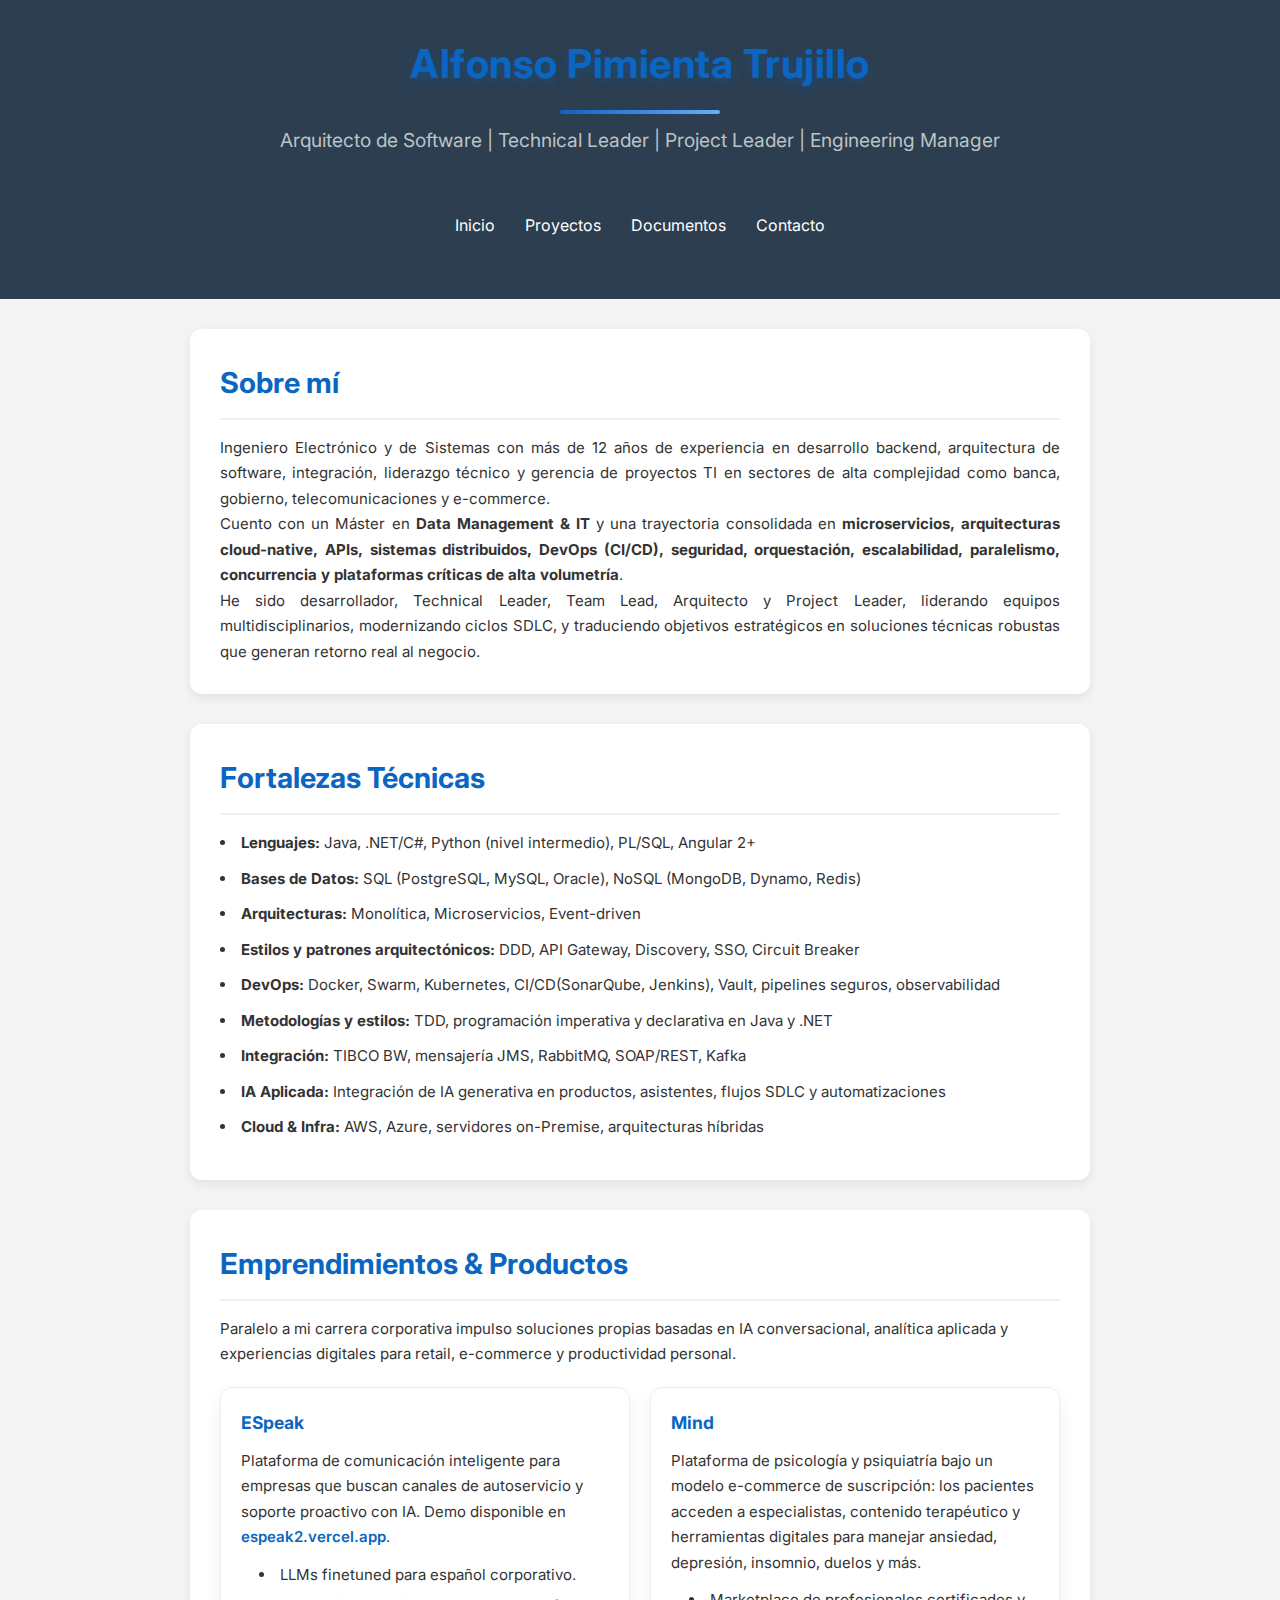
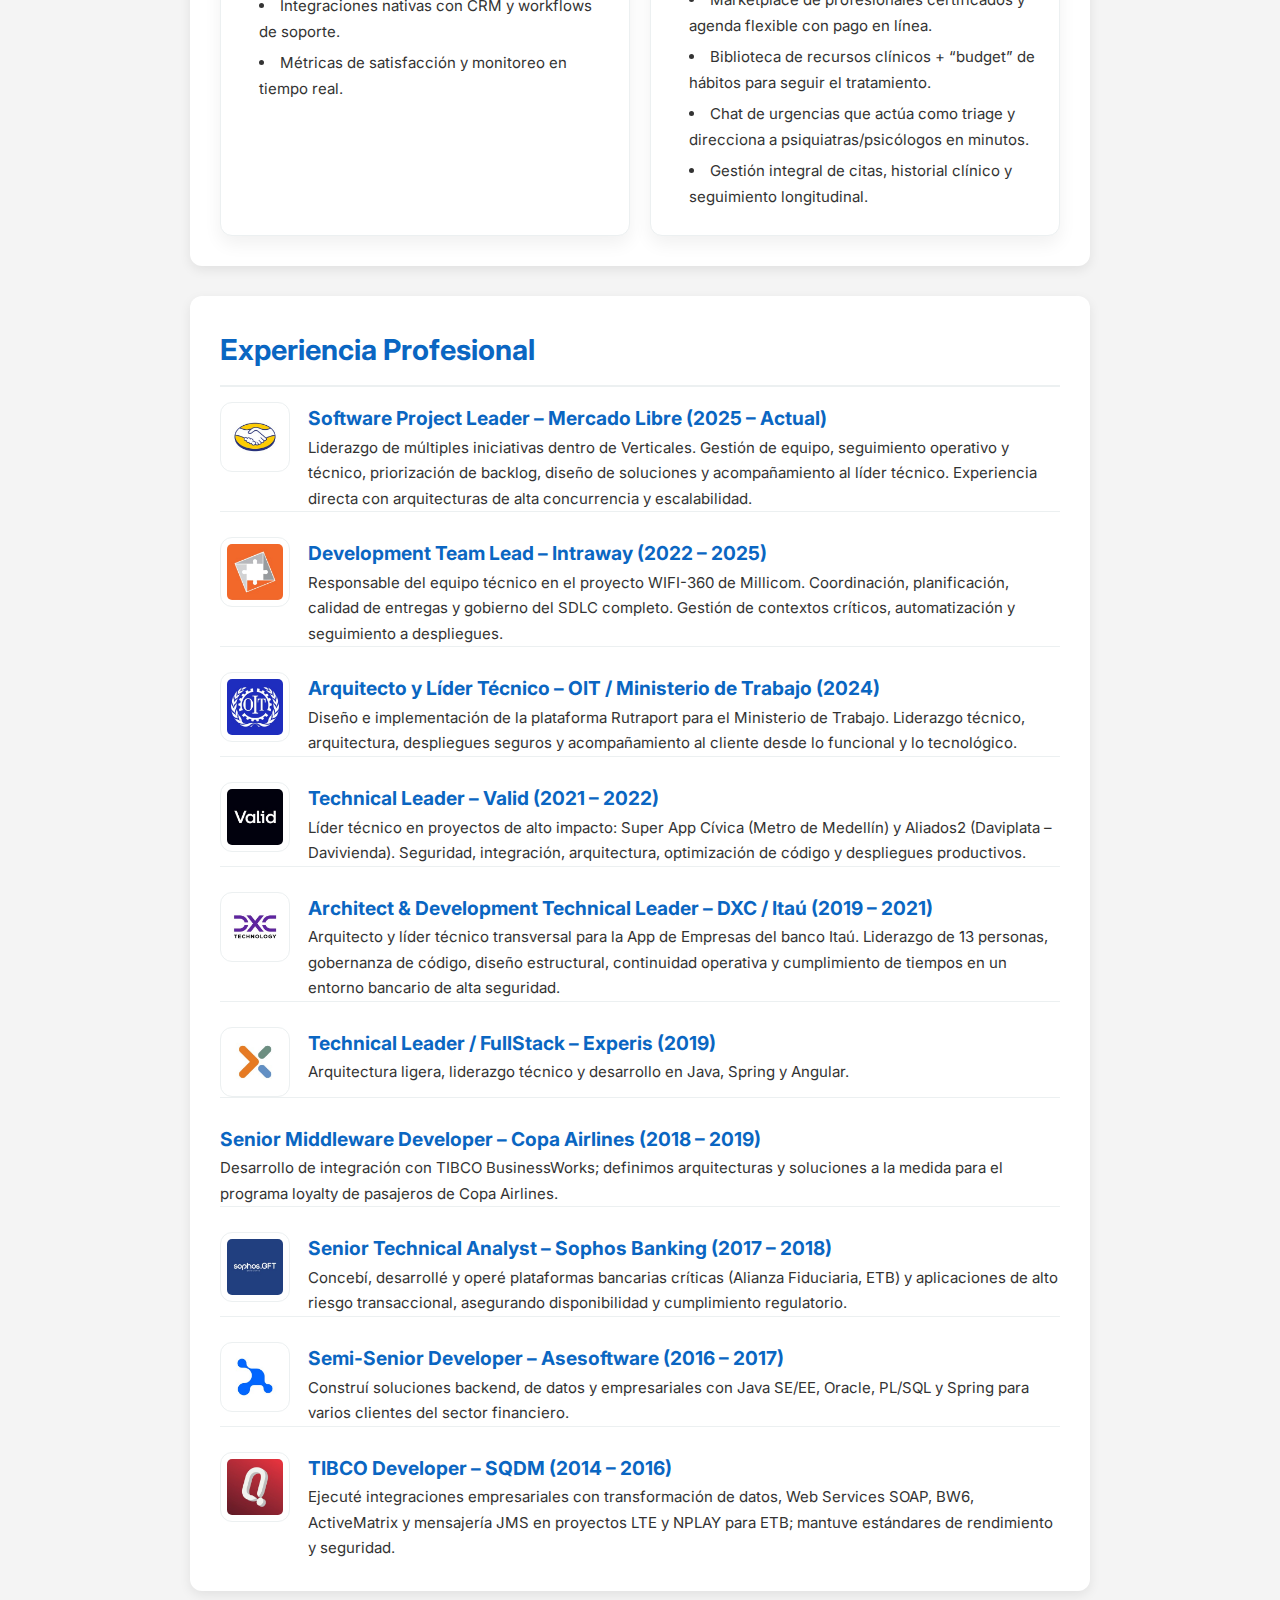
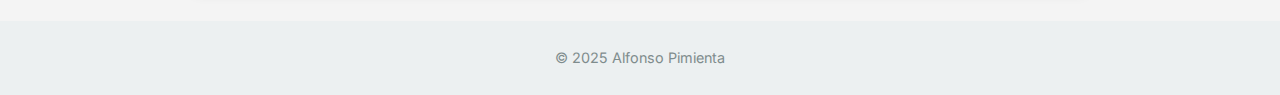
<file: index.html>
<!DOCTYPE html>
<html lang="es">
<head>
    <meta charset="UTF-8">
    <meta name="viewport" content="width=device-width, initial-scale=1.0">
    <title>Alfonso Pimienta – Arquitectura, Ingeniería y Soluciones con IA</title>
    <link rel="stylesheet" href="style.css">
</head>

<body class="home-page">

<div class="page-content">

<header>
    <h1>Alfonso Pimienta Trujillo</h1>
    <p>Arquitecto de Software | Technical Leader | Project Leader | Engineering Manager</p>
    <nav>
        <a href="index.html">Inicio</a>
        <a href="projects.html">Proyectos</a>
        <a href="docs.html">Documentos</a>
        <a href="contact.html">Contacto</a>
    </nav>
</header>

<section id="sobre-mi">
    <h2>Sobre mí</h2>
    <p>
        Ingeniero Electrónico y de Sistemas con más de 12 años de experiencia en desarrollo backend,
        arquitectura de software, integración, liderazgo técnico y gerencia de proyectos TI en sectores de alta
        complejidad como banca, gobierno, telecomunicaciones y e-commerce.
    </p>
    <p>
        Cuento con un Máster en <strong>Data Management & IT</strong> y una trayectoria consolidada en
        <strong>microservicios, arquitecturas cloud-native, APIs, sistemas distribuidos, DevOps (CI/CD),
        seguridad, orquestación, escalabilidad, paralelismo, concurrencia y plataformas críticas de alta volumetría</strong>.
    </p>
    <p>
        He sido desarrollador, Technical Leader, Team Lead, Arquitecto y Project Leader, liderando equipos
        multidisciplinarios, modernizando ciclos SDLC, y traduciendo objetivos estratégicos en soluciones
        técnicas robustas que generan retorno real al negocio.
    </p>
</section>

<section>
    <h2>Fortalezas Técnicas</h2>
    <ul>
        <li><strong>Lenguajes:</strong> Java, .NET/C#, Python (nivel intermedio), PL/SQL, Angular 2+</li>
        <li><strong>Bases de Datos:</strong> SQL (PostgreSQL, MySQL, Oracle), NoSQL (MongoDB, Dynamo, Redis)</li>
        <li><strong>Arquitecturas:</strong> Monolítica, Microservicios, Event-driven</li>
        <li><strong>Estilos y patrones arquitectónicos:</strong> DDD, API Gateway, Discovery, SSO, Circuit Breaker</li>
        <li><strong>DevOps:</strong> Docker, Swarm, Kubernetes, CI/CD(SonarQube, Jenkins), Vault, pipelines seguros, observabilidad</li>
        <li><strong>Metodologías y estilos:</strong> TDD, programación imperativa y declarativa en Java y .NET</li>
        <li><strong>Integración:</strong> TIBCO BW, mensajería JMS, RabbitMQ, SOAP/REST, Kafka</li>
        <li><strong>IA Aplicada:</strong> Integración de IA generativa en productos, asistentes, flujos SDLC y automatizaciones</li>
        <li><strong>Cloud & Infra:</strong> AWS, Azure, servidores on-Premise, arquitecturas híbridas</li>
    </ul>
</section>

<section id="emprendimiento">
    <h2>Emprendimientos & Productos</h2>
    <p>
        Paralelo a mi carrera corporativa impulso soluciones propias basadas en IA conversacional, analítica
        aplicada y experiencias digitales para retail, e-commerce y productividad personal.
    </p>
    <div class="venture-grid">
        <article class="venture-card">
            <h3>ESpeak</h3>
            <p>
                Plataforma de comunicación inteligente para empresas que buscan canales de autoservicio y
                soporte proactivo con IA. Demo disponible en
                <a href="https://espeak2.vercel.app/" target="_blank" rel="noopener">espeak2.vercel.app</a>.
            </p>
            <ul>
                <li>LLMs finetuned para español corporativo.</li>
                <li>Integraciones nativas con CRM y workflows de soporte.</li>
                <li>Métricas de satisfacción y monitoreo en tiempo real.</li>
            </ul>
        </article>
        <article class="venture-card">
            <h3>Mind</h3>
            <p>
                Plataforma de psicología y psiquiatría bajo un modelo e-commerce de suscripción: los pacientes
                acceden a especialistas, contenido terapéutico y herramientas digitales para manejar ansiedad,
                depresión, insomnio, duelos y más.
            </p>
            <ul>
                <li>Marketplace de profesionales certificados y agenda flexible con pago en línea.</li>
                <li>Biblioteca de recursos clínicos + “budget” de hábitos para seguir el tratamiento.</li>
                <li>Chat de urgencias que actúa como triage y direcciona a psiquiatras/psicólogos en minutos.</li>
                <li>Gestión integral de citas, historial clínico y seguimiento longitudinal.</li>
            </ul>
        </article>
    </div>
</section>

<section id="experiencia">
    <h2>Experiencia Profesional</h2>

    <div class="experience-entry">
        <img src="assets/mercadolibre_logo.jpeg" alt="Mercado Libre logo" class="experience-logo">
        <div>
            <h3>Software Project Leader – Mercado Libre (2025 – Actual)</h3>
            <p>
                Liderazgo de múltiples iniciativas dentro de Verticales. Gestión de equipo, seguimiento
                operativo y técnico, priorización de backlog, diseño de soluciones y acompañamiento al
                líder técnico. Experiencia directa con arquitecturas de alta concurrencia y escalabilidad.
            </p>
        </div>
    </div>

    <div class="experience-entry">
        <img src="assets/intraway.jpeg" alt="Intraway logo" class="experience-logo">
        <div>
            <h3>Development Team Lead – Intraway (2022 – 2025)</h3>
            <p>
                Responsable del equipo técnico en el proyecto WIFI-360 de Millicom. Coordinación,
                planificación, calidad de entregas y gobierno del SDLC completo. Gestión de contextos
                críticos, automatización y seguimiento a despliegues.
            </p>
        </div>
    </div>

    <div class="experience-entry">
        <img src="assets/oit.jpeg" alt="OIT logo" class="experience-logo">
        <div>
            <h3>Arquitecto y Líder Técnico – OIT / Ministerio de Trabajo (2024)</h3>
            <p>
                Diseño e implementación de la plataforma Rutraport para el Ministerio de Trabajo. Liderazgo
                técnico, arquitectura, despliegues seguros y acompañamiento al cliente desde lo funcional
                y lo tecnológico.
            </p>
        </div>
    </div>

    <div class="experience-entry">
        <img src="assets/valid_s_a__logo.jpeg" alt="Valid logo" class="experience-logo">
        <div>
            <h3>Technical Leader – Valid (2021 – 2022)</h3>
            <p>
                Líder técnico en proyectos de alto impacto: Super App Cívica (Metro de Medellín) y Aliados2
                (Daviplata – Davivienda). Seguridad, integración, arquitectura, optimización de código y
                despliegues productivos.
            </p>
        </div>
    </div>

    <div class="experience-entry">
        <img src="assets/dxctechnology_logo.jpeg" alt="DXC Technology logo" class="experience-logo">
        <div>
            <h3>Architect & Development Technical Leader – DXC / Itaú (2019 – 2021)</h3>
            <p>
                Arquitecto y líder técnico transversal para la App de Empresas del banco Itaú. Liderazgo de
                13 personas, gobernanza de código, diseño estructural, continuidad operativa y cumplimiento
                de tiempos en un entorno bancario de alta seguridad.
            </p>
        </div>
    </div>

    <div class="experience-entry">
        <img src="assets/experis_logo.jpeg" alt="Experis logo" class="experience-logo">
        <div>
            <h3>Technical Leader / FullStack – Experis (2019)</h3>
            <p>
                Arquitectura ligera, liderazgo técnico y desarrollo en Java, Spring y Angular.
            </p>
        </div>
    </div>

    <div class="experience-entry">
        <div>
            <h3>Senior Middleware Developer – Copa Airlines (2018 – 2019)</h3>
            <p>
                Desarrollo de integración con TIBCO BusinessWorks; definimos arquitecturas y
                soluciones a la medida para el programa loyalty de pasajeros de Copa Airlines.
            </p>
        </div>
    </div>

    <div class="experience-entry">
        <img src="assets/sophossolutionslatam_logo.jpeg" alt="Sophos Banking logo" class="experience-logo">
        <div>
            <h3>Senior Technical Analyst – Sophos Banking (2017 – 2018)</h3>
            <p>
                Concebí, desarrollé y operé plataformas bancarias críticas (Alianza Fiduciaria, ETB)
                y aplicaciones de alto riesgo transaccional, asegurando disponibilidad y cumplimiento regulatorio.
            </p>
        </div>
    </div>

    <div class="experience-entry">
        <img src="assets/asesoftware_logo.jpeg" alt="Asesoftware logo" class="experience-logo">
        <div>
            <h3>Semi-Senior Developer – Asesoftware (2016 – 2017)</h3>
            <p>
                Construí soluciones backend, de datos y empresariales con Java SE/EE, Oracle, PL/SQL y Spring
                para varios clientes del sector financiero.
            </p>
        </div>
    </div>

    <div class="experience-entry">
        <img src="assets/sqdmlatam_logo.jpeg" alt="SQDM logo" class="experience-logo">
        <div>
            <h3>TIBCO Developer – SQDM (2014 – 2016)</h3>
            <p>
                Ejecuté integraciones empresariales con transformación de datos, Web Services SOAP, BW6,
                ActiveMatrix y mensajería JMS en proyectos LTE y NPLAY para ETB; mantuve estándares
                de rendimiento y seguridad.
            </p>
        </div>
    </div>

</section>
</div>

<footer>
    <p>© 2025 Alfonso Pimienta</p>
</footer>

</body>
</html>
</file>
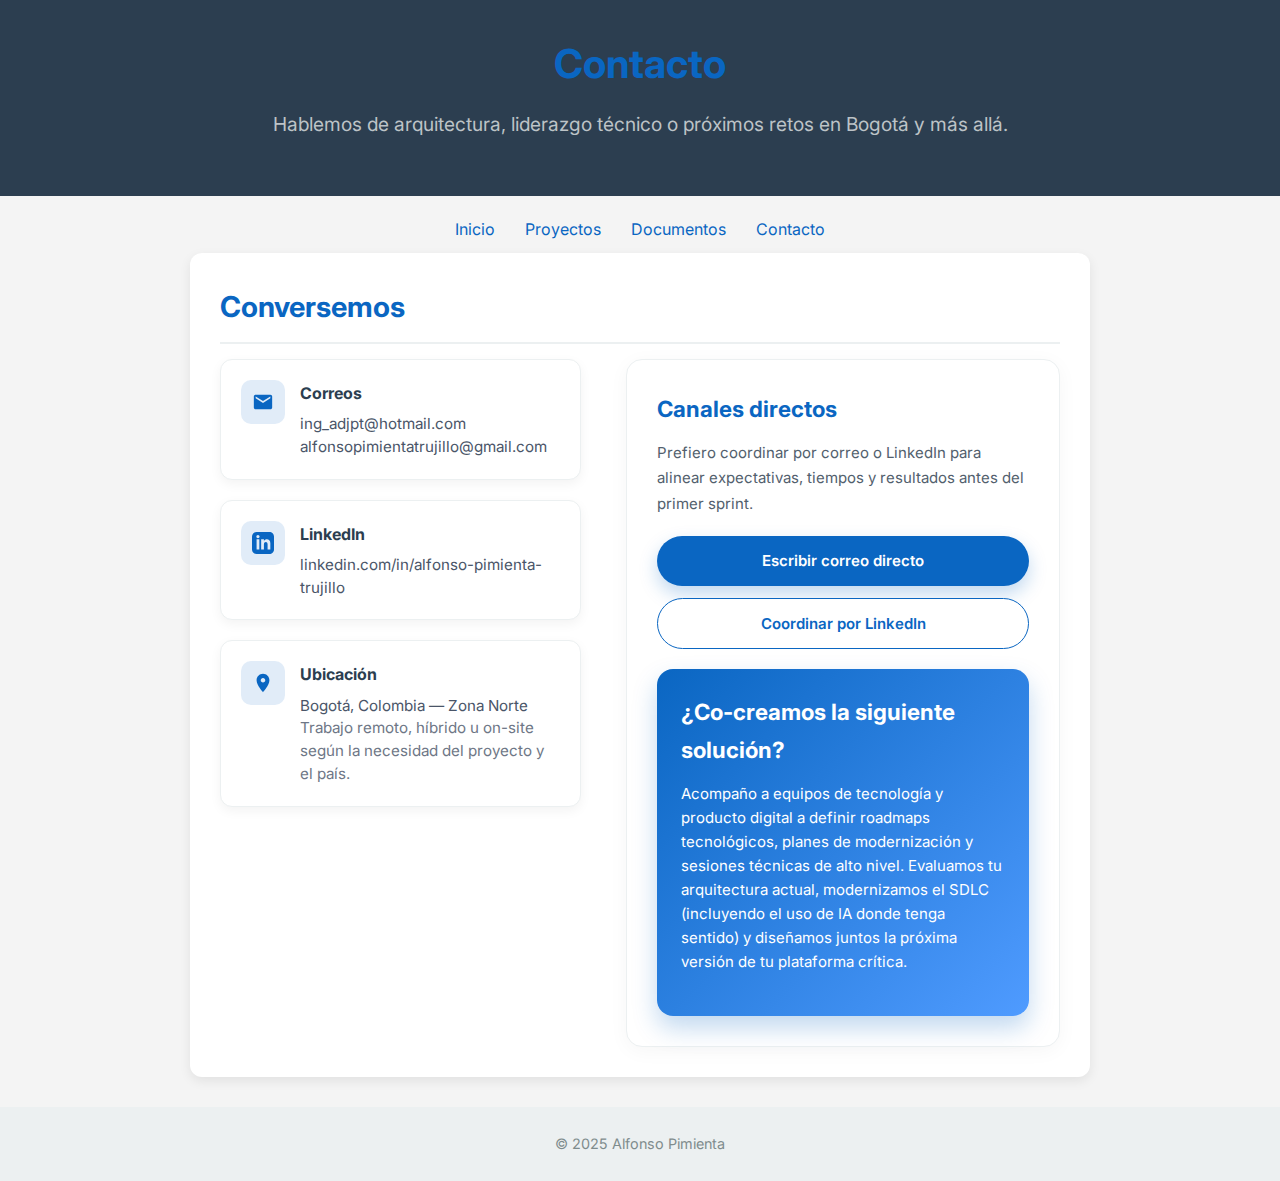
<file: contact.html>
<!DOCTYPE html>
<html lang="es">

<head>
    <meta charset="UTF-8">
    <meta name="viewport" content="width=device-width, initial-scale=1.0">
    <title>Contacto — Alfonso Pimienta</title>
    <link rel="stylesheet" href="style.css">
</head>

<body>
    <header>
        <h1>Contacto</h1>
        <p>Hablemos de arquitectura, liderazgo técnico o próximos retos en Bogotá y más allá.</p>
    </header>

    <nav>
        <a href="index.html">Inicio</a>
        <a href="projects.html">Proyectos</a>
        <a href="docs.html">Documentos</a>
        <a href="contact.html">Contacto</a>
    </nav>

    <section class="contact-section">
        <h2>Conversemos</h2>
        <div class="contact-container">
            <div class="contact-info-list">
                <div class="info-card">
                    <div class="icon-box">
                        <svg viewBox="0 0 24 24">
                            <path d="M20 4H4c-1.1 0-1.99.9-1.99 2L2 18c0 1.1.9 2 2 2h16c1.1 0 2-.9 2-2V6c0-1.1-.9-2-2-2zm0 4-8 5-8-5V6l8 5 8-5v2z" />
                        </svg>
                    </div>
                    <div class="info-content">
                        <h3>Correos</h3>
                        <a class="muted-link" href="mailto:ing_adjpt@hotmail.com">ing_adjpt@hotmail.com</a>
                        <a class="muted-link" href="mailto:alfonsopimientatrujillo@gmail.com">alfonsopimientatrujillo@gmail.com</a>
                    </div>
                </div>

                <div class="info-card">
                    <div class="icon-box">
                        <svg viewBox="0 0 24 24">
                            <path d="M19 0h-14C2.24 0 0 2.24 0 5v14c0 2.76 2.24 5 5 5h14c2.76 0 5-2.24 5-5V5c0-2.76-2.24-5-5-5zM8 19H5V8h3v11zM6.5 6.73c-.97 0-1.75-.79-1.75-1.76 0-.97.78-1.76 1.75-1.76s1.75.79 1.75 1.76c0 .97-.78 1.76-1.75 1.76zM20 19h-3v-5.6c0-3.37-4-3.11-4 0V19h-3V8h3v1.77c1.4-2.59 7-2.78 7 2.47V19z" />
                        </svg>
                    </div>
                    <div class="info-content">
                        <h3>LinkedIn</h3>
                        <a class="muted-link" href="https://www.linkedin.com/in/alfonso-pimienta-trujillo/" target="_blank" rel="noopener">
                            linkedin.com/in/alfonso-pimienta-trujillo
                        </a>
                    </div>
                </div>

                <div class="info-card">
                    <div class="icon-box">
                        <svg viewBox="0 0 24 24">
                            <path d="M12 2C8.13 2 5 5.13 5 9c0 5.25 7 13 7 13s7-7.75 7-13c0-3.87-3.13-7-7-7zm0 9.5c-1.38 0-2.5-1.12-2.5-2.5S10.62 6.5 12 6.5 14.5 7.62 14.5 9 13.38 11.5 12 11.5z" />
                        </svg>
                    </div>
                    <div class="info-content">
                        <h3>Ubicación</h3>
                        <p>Bogotá, Colombia — Zona Norte</p>
                        <p class="info-note">Trabajo remoto, híbrido u on-site según la necesidad del proyecto y el país.</p>
                    </div>
                </div>
            </div>

            <div class="contact-playbook">
                <h3>Canales directos</h3>
                <p class="playbook-intro">
                    Prefiero coordinar por correo o LinkedIn para alinear expectativas, tiempos y resultados antes
                    del primer sprint.
                </p>

                <div class="contact-cta-buttons">
                    <a class="cta-button primary" href="mailto:alfonsopimientatrujillo@gmail.com">
                        Escribir correo directo
                    </a>
                    <a class="cta-button secondary" href="https://www.linkedin.com/in/alfonso-pimienta-trujillo/" target="_blank" rel="noopener">
                        Coordinar por LinkedIn
                    </a>
                </div>

                <div class="contact-cta-block">
                    <h3>¿Co-creamos la siguiente solución?</h3>
                    <p>
                        Acompaño a equipos de tecnología y producto digital a definir roadmaps tecnológicos, planes
                        de modernización y sesiones técnicas de alto nivel. Evaluamos tu arquitectura actual,
                        modernizamos el SDLC (incluyendo el uso de IA donde tenga sentido) y diseñamos juntos la
                        próxima versión de tu plataforma crítica.
                    </p>
                </div>
            </div>
        </div>
    </section>

    <footer>
        <p>© 2025 Alfonso Pimienta</p>
    </footer>

</body>

</html>
</file>
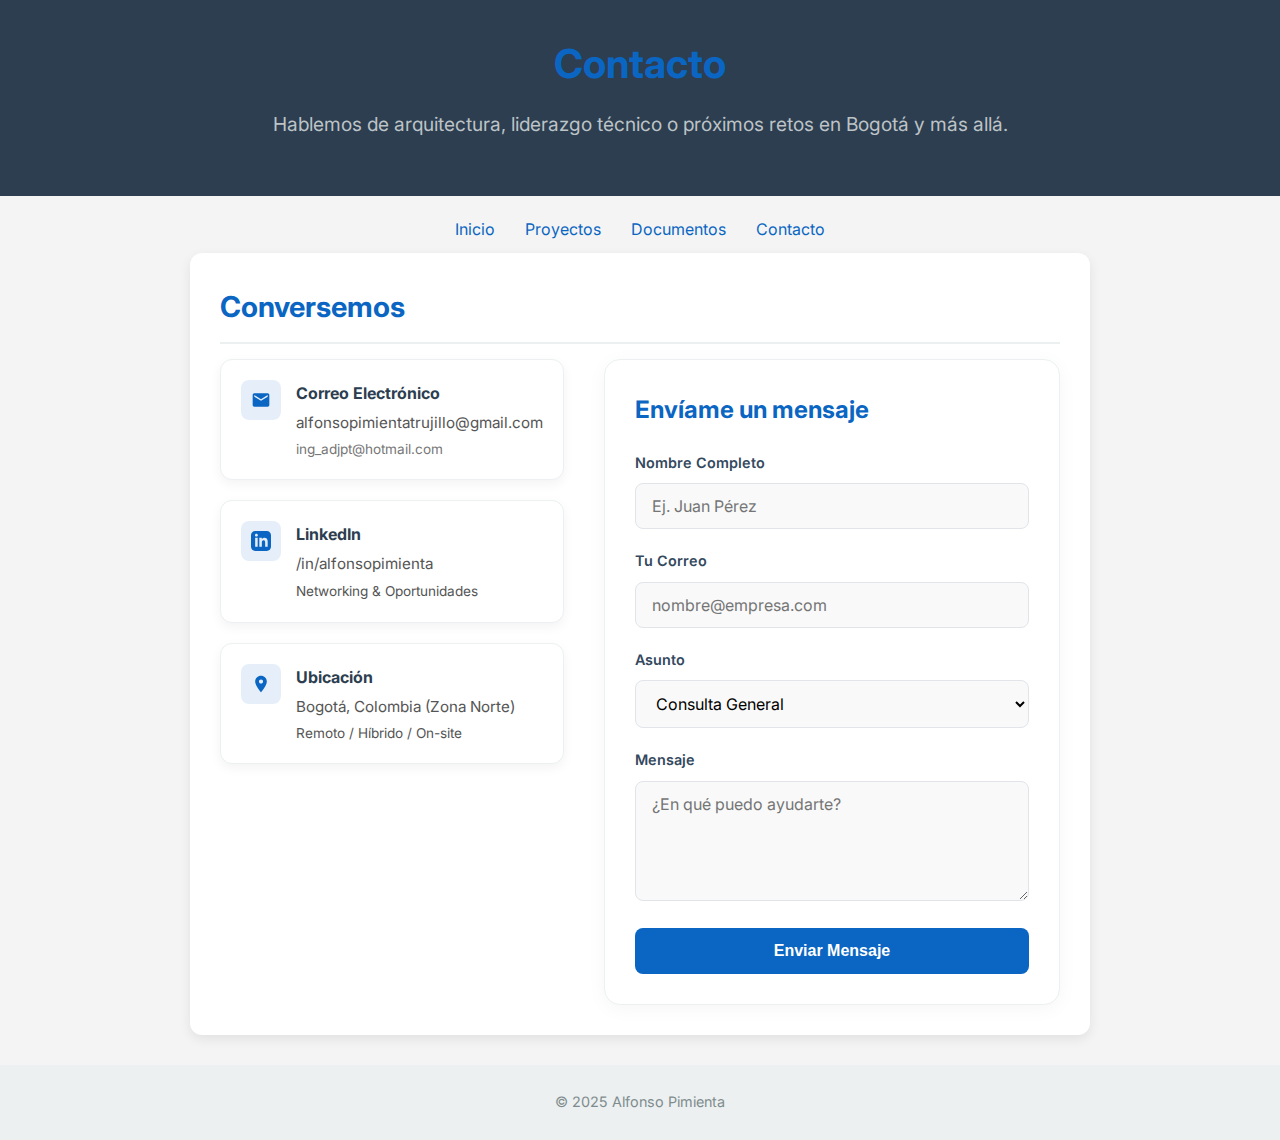
<file: contact1.html>
<!DOCTYPE html>
<html lang="es">

<head>
    <meta charset="UTF-8">
    <meta name="viewport" content="width=device-width, initial-scale=1.0">
    <title>Contacto — Alfonso Pimienta</title>
    <!-- Mantenemos tu hoja de estilos principal -->
    <link rel="stylesheet" href="style.css">

    <style>
        /* Estilos específicos para las mejoras de contacto */
        :root {
            --input-bg: #f9f9f9;
            --input-border: #e1e4e8;
            --focus-ring: rgba(10, 102, 194, 0.25);
        }

        /* Layout mejorado para la sección de contacto principal */
        .contact-container {
            display: grid;
            grid-template-columns: 1fr;
            gap: 40px;
        }

        @media (min-width: 768px) {
            .contact-container {
                grid-template-columns: 1fr 1.5fr; /* Info a la izq, Formulario más ancho a la der */
            }
        }

        /* Tarjetas de información con iconos */
        .contact-info-list {
            display: flex;
            flex-direction: column;
            gap: 20px;
        }

        .info-card {
            background: white;
            padding: 20px;
            border-radius: 12px;
            border: 1px solid var(--section-border, #ecf0f1);
            display: flex;
            align-items: flex-start;
            gap: 15px;
            transition: transform 0.2s ease, box-shadow 0.2s ease;
        }

        .info-card:hover {
            transform: translateY(-2px);
            box-shadow: 0 4px 12px rgba(0,0,0,0.05);
        }

        .icon-box {
            background: rgba(10, 102, 194, 0.1);
            color: var(--linkedin-blue, #0A66C2);
            width: 40px;
            height: 40px;
            border-radius: 8px;
            display: flex;
            align-items: center;
            justify-content: center;
            flex-shrink: 0;
        }

        .icon-box svg {
            width: 20px;
            height: 20px;
            fill: currentColor;
        }

        .info-content h3 {
            font-size: 1rem;
            color: #2c3e50; /* Fallback color */
            margin-bottom: 5px;
            font-weight: 700;
        }

        .info-content p, .info-content a {
            font-size: 0.95rem;
            color: #555;
            line-height: 1.5;
            margin: 0;
            display: block;
            text-decoration: none;
        }

        .info-content a:hover {
            color: var(--linkedin-blue, #0A66C2);
            text-decoration: underline;
        }

        /* Estilos del Formulario */
        .contact-form-wrapper {
            background: white;
            padding: 30px;
            border-radius: 16px;
            box-shadow: 0 4px 20px rgba(0,0,0,0.04);
            border: 1px solid var(--section-border, #ecf0f1);
        }

        .contact-form-wrapper h3 {
            color: var(--linkedin-blue, #0A66C2);
            margin-bottom: 20px;
            font-size: 1.5rem;
        }

        .form-group {
            margin-bottom: 20px;
        }

        .form-group label {
            display: block;
            margin-bottom: 8px;
            font-weight: 600;
            color: #34495e;
            font-size: 0.9rem;
        }

        .form-control {
            width: 100%;
            padding: 12px 16px;
            background-color: var(--input-bg);
            border: 1px solid var(--input-border);
            border-radius: 8px;
            font-family: inherit;
            font-size: 1rem;
            transition: all 0.3s ease;
        }

        .form-control:focus {
            outline: none;
            border-color: var(--linkedin-blue, #0A66C2);
            box-shadow: 0 0 0 4px var(--focus-ring);
            background: white;
        }

        textarea.form-control {
            resize: vertical;
            min-height: 120px;
        }

        .btn-submit {
            width: 100%;
            background-color: var(--linkedin-blue, #0A66C2);
            color: white;
            border: none;
            padding: 14px;
            font-size: 1rem;
            font-weight: 700;
            border-radius: 8px;
            cursor: pointer;
            transition: background-color 0.3s ease, transform 0.2s;
        }

        .btn-submit:hover {
            background-color: #004182;
            transform: translateY(-1px);
        }

        /* Notificación simple */
        #form-status {
            margin-top: 15px;
            padding: 10px;
            border-radius: 8px;
            display: none;
            text-align: center;
            font-size: 0.9rem;
        }
        .status-success {
            background-color: #d4edda;
            color: #155724;
            border: 1px solid #c3e6cb;
        }

    </style>
</head>

<body>
    <header>
        <h1>Contacto</h1>
        <p>Hablemos de arquitectura, liderazgo técnico o próximos retos en Bogotá y más allá.</p>
    </header>

    <nav>
        <a href="index.html">Inicio</a>
        <a href="projects.html">Proyectos</a>
        <a href="docs.html">Documentos</a>
        <a href="contact.html">Contacto</a>
    </nav>

    <section class="contact-section">
        <h2>Conversemos</h2>
        
        <div class="contact-container">
            <!-- Columna Izquierda: Información Directa -->
            <div class="contact-info-list">
                
                <!-- Email Card -->
                <div class="info-card">
                    <div class="icon-box">
                        <svg viewBox="0 0 24 24"><path d="M20 4H4c-1.1 0-1.99.9-1.99 2L2 18c0 1.1.9 2 2 2h16c1.1 0 2-.9 2-2V6c0-1.1-.9-2-2-2zm0 4l-8 5-8-5V6l8 5 8-5v2z"/></svg>
                    </div>
                    <div class="info-content">
                        <h3>Correo Electrónico</h3>
                        <a href="mailto:alfonsopimientatrujillo@gmail.com">alfonsopimientatrujillo@gmail.com</a>
                        <a href="mailto:ing_adjpt@hotmail.com" style="margin-top:4px; font-size:0.85rem; opacity:0.8;">ing_adjpt@hotmail.com</a>
                    </div>
                </div>

                <!-- LinkedIn Card -->
                <div class="info-card">
                    <div class="icon-box">
                        <svg viewBox="0 0 24 24"><path d="M19 0h-14c-2.761 0-5 2.239-5 5v14c0 2.761 2.239 5 5 5h14c2.762 0 5-2.239 5-5v-14c0-2.761-2.238-5-5-5zm-11 19h-3v-11h3v11zm-1.5-12.268c-.966 0-1.75-.79-1.75-1.764s.784-1.764 1.75-1.764 1.75.79 1.75 1.764-.783 1.764-1.75 1.764zm13.5 12.268h-3v-5.604c0-3.368-4-3.113-4 0v5.604h-3v-11h3v1.765c1.396-2.586 7-2.777 7 2.476v6.759z"/></svg>
                    </div>
                    <div class="info-content">
                        <h3>LinkedIn</h3>
                        <a href="https://www.linkedin.com/in/alfonsopimienta/" target="_blank" rel="noopener">
                            /in/alfonsopimienta
                        </a>
                        <p style="margin-top:5px; font-size:0.85rem;">Networking & Oportunidades</p>
                    </div>
                </div>

                <!-- Ubicación Card -->
                <div class="info-card">
                    <div class="icon-box">
                        <svg viewBox="0 0 24 24"><path d="M12 2C8.13 2 5 5.13 5 9c0 5.25 7 13 7 13s7-7.75 7-13c0-3.87-3.13-7-7-7zm0 9.5c-1.38 0-2.5-1.12-2.5-2.5s1.12-2.5 2.5-2.5 2.5 1.12 2.5 2.5-1.12 2.5-2.5 2.5z"/></svg>
                    </div>
                    <div class="info-content">
                        <h3>Ubicación</h3>
                        <p>Bogotá, Colombia (Zona Norte)</p>
                        <p style="font-size:0.85rem; margin-top:4px;">Remoto / Híbrido / On-site</p>
                    </div>
                </div>

            </div>

            <!-- Columna Derecha: Formulario -->
            <div class="contact-form-wrapper">
                <h3>Envíame un mensaje</h3>
                <form id="contactForm">
                    <div class="form-group">
                        <label for="name">Nombre Completo</label>
                        <input type="text" id="name" class="form-control" placeholder="Ej. Juan Pérez" required>
                    </div>
                    
                    <div class="form-group">
                        <label for="email">Tu Correo</label>
                        <input type="email" id="email" class="form-control" placeholder="nombre@empresa.com" required>
                    </div>

                    <div class="form-group">
                        <label for="subject">Asunto</label>
                        <select id="subject" class="form-control">
                            <option value="Consulta General">Consulta General</option>
                            <option value="Propuesta de Proyecto">Propuesta de Proyecto/Liderazgo</option>
                            <option value="Consultoría Técnica">Consultoría Técnica</option>
                            <option value="Networking">Networking</option>
                        </select>
                    </div>

                    <div class="form-group">
                        <label for="message">Mensaje</label>
                        <textarea id="message" class="form-control" placeholder="¿En qué puedo ayudarte?" required></textarea>
                    </div>

                    <button type="submit" class="btn-submit">Enviar Mensaje</button>
                    <div id="form-status"></div>
                </form>
            </div>
        </div>
    </section>

    <!-- Script para manejar el envío del formulario sin backend -->
    <script>
        document.getElementById('contactForm').addEventListener('submit', function(e) {
            e.preventDefault();
            
            // Obtener valores
            const name = document.getElementById('name').value;
            const email = document.getElementById('email').value;
            const subject = document.getElementById('subject').value;
            const message = document.getElementById('message').value;

            // Construir enlace mailto
            const destEmail = "alfonsopimientatrujillo@gmail.com";
            const emailSubject = encodeURIComponent(`[Contacto Web] ${subject}: ${name}`);
            const emailBody = encodeURIComponent(`Hola Alfonso,\n\nSoy ${name} (${email}).\n\n${message}\n\nSaludos.`);
            
            // Abrir cliente de correo
            window.location.href = `mailto:${destEmail}?subject=${emailSubject}&body=${emailBody}`;

            // Mostrar feedback visual
            const statusDiv = document.getElementById('form-status');
            statusDiv.style.display = 'block';
            statusDiv.className = 'status-success';
            statusDiv.innerHTML = '<strong>¡Gracias!</strong> Se ha abierto tu cliente de correo para enviar el mensaje.';
        });
    </script>

    <footer>
        <p>© 2025 Alfonso Pimienta</p>
    </footer>

</body>
</html>
</file>
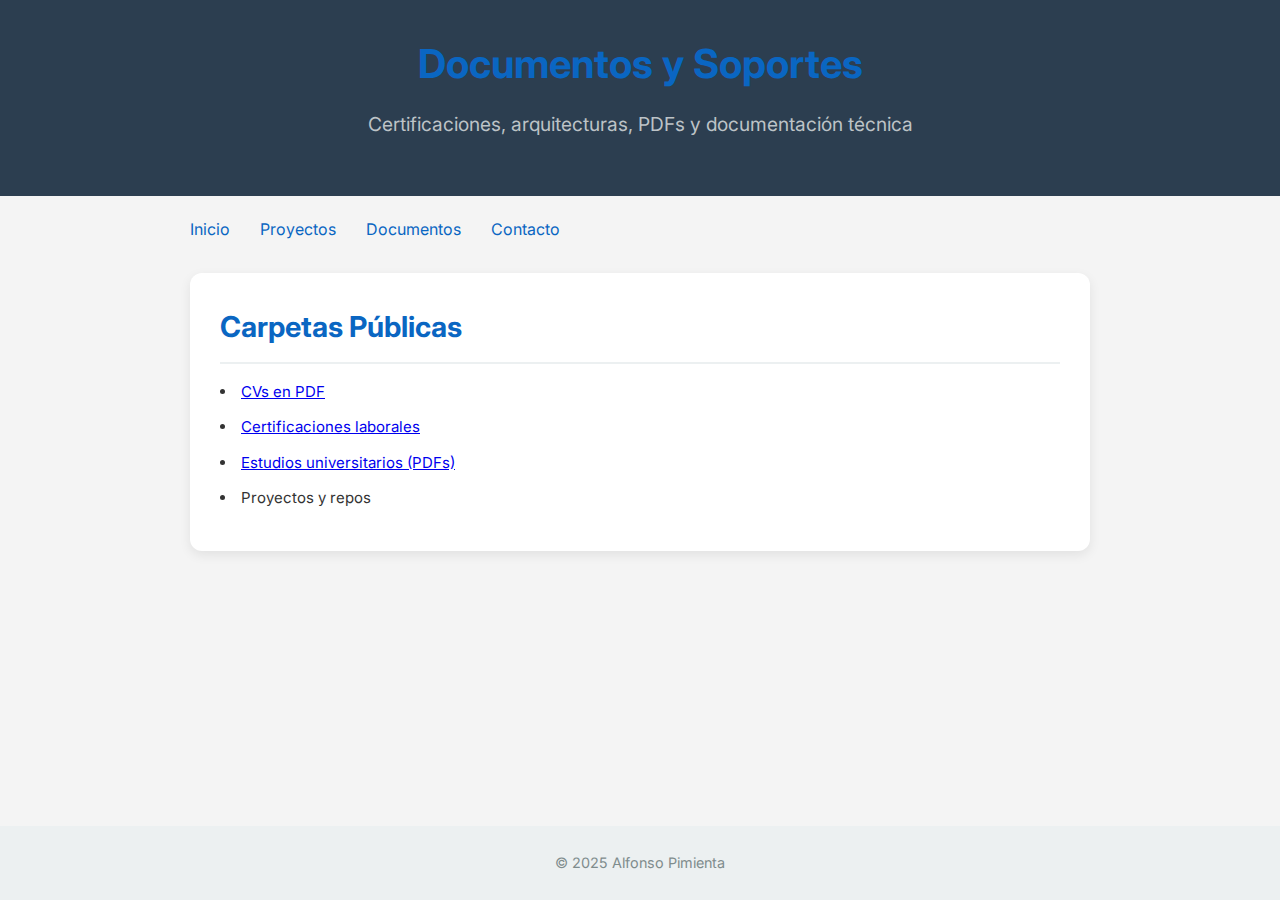
<file: docs.html>
<!DOCTYPE html>
<html lang="es">

<head>
    <meta charset="UTF-8">
    <title>Documentos – Alfonso Pimienta</title>
    <link rel="stylesheet" href="style.css">
</head>

<body>
    <div class="page-content">
    <header>
        <h1>Documentos y Soportes</h1>
        <p>Certificaciones, arquitecturas, PDFs y documentación técnica</p>
    </header>

        <nav>
            <a href="index.html">Inicio</a>
            <a href="projects.html">Proyectos</a>
            <a href="docs.html">Documentos</a>
            <a href="contact.html">Contacto</a>
        </nav>

    <section>
        <h2>Carpetas Públicas</h2>
        <ul>
            <li><a href="https://1drv.ms/b/c/c927e1a38a6dc699/IQDTmJzH6G_kSJNRZ3im367uAdwW-JlorCQvx1A6_IfSfh8?e=gMerT7" target="_blank">CVs en PDF</a></li>
            <li><a href="https://1drv.ms/f/c/c927e1a38a6dc699/IgB1dzNf-1srSKCL-iJrwk4cAZkKdzDxp2n4-XDZbQ-9GIk?e=BegFEN" target="_blank">Certificaciones laborales</a></li>
            <li><a href="public-readme.html">Estudios universitarios (PDFs)</a></li>
            <li><a target="_blank">Proyectos y repos</a></li>
        </ul>
    </section>
    </div>

    <footer>
        <p>© 2025 Alfonso Pimienta</p>
    </footer>

</body>

</html>
</file>
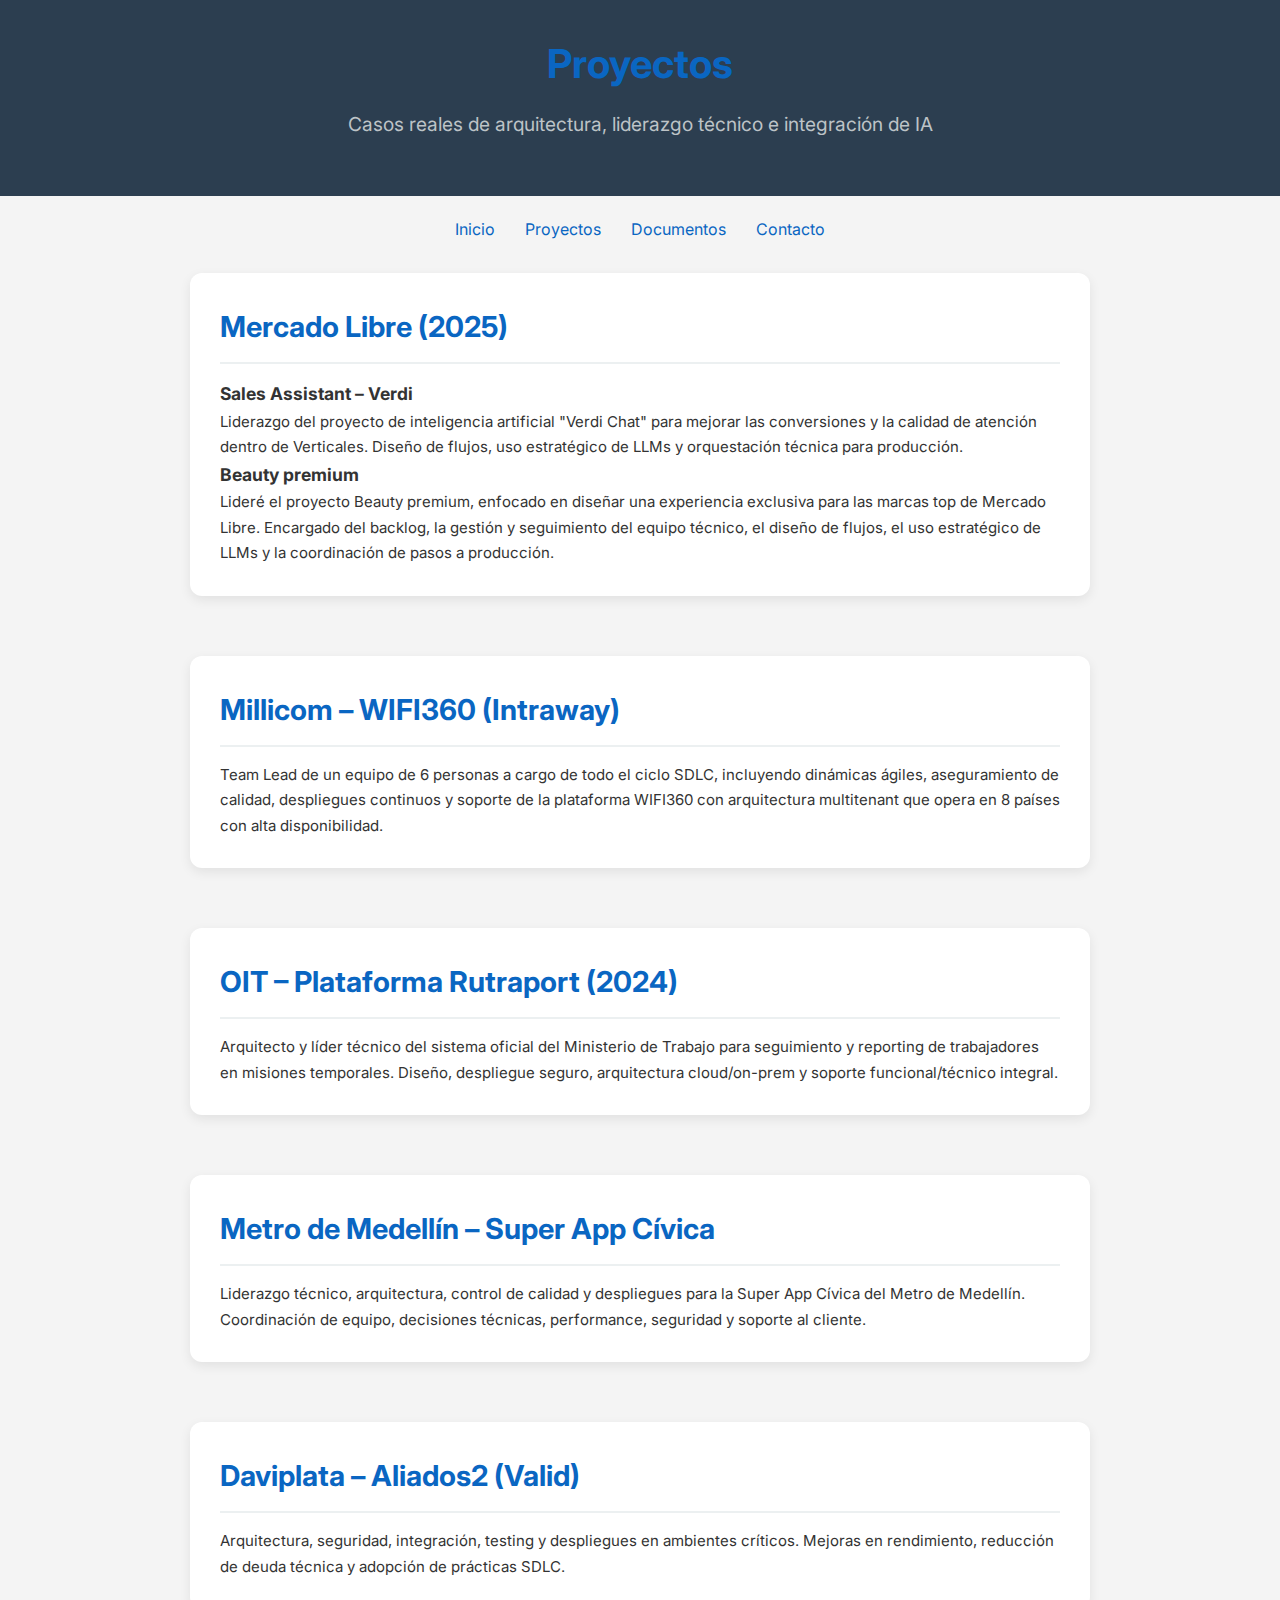
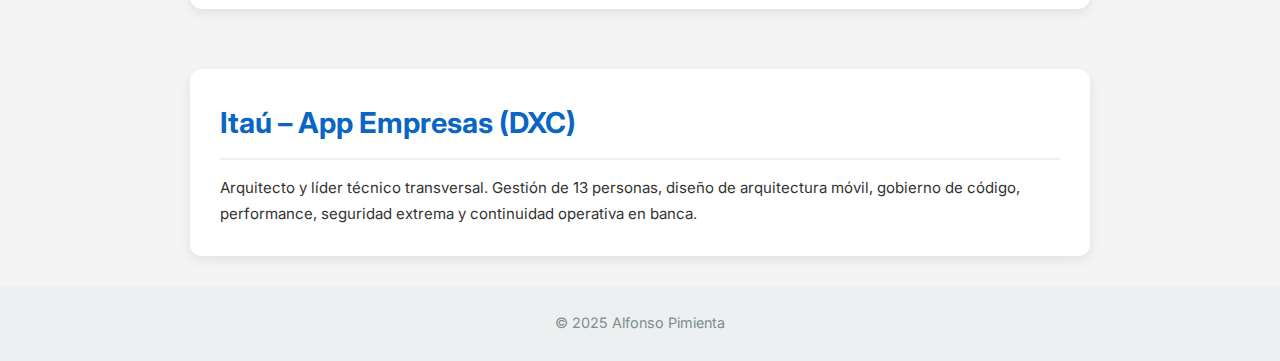
<file: projects.html>
<!DOCTYPE html>
<html lang="es">

<head>
    <meta charset="UTF-8">
    <title>Proyectos – Alfonso Pimienta</title>
    <link rel="stylesheet" href="style.css">
</head>

<body>
    <header>
        <h1>Proyectos</h1>
        <p>Casos reales de arquitectura, liderazgo técnico e integración de IA</p>
    </header>

    <nav>
        <a href="index.html">Inicio</a>
        <a href="projects.html">Proyectos</a>
        <a href="docs.html">Documentos</a>
        <a href="contact.html">Contacto</a>
    </nav>

    <section>
        <h2>Mercado Libre (2025)</h2>
        <article>
            <h3>Sales Assistant – Verdi</h3>
            <p>
                Liderazgo del proyecto de inteligencia artificial "Verdi Chat" para mejorar las
                conversiones y la calidad de atención dentro de Verticales. Diseño de flujos, uso
                estratégico de LLMs y orquestación técnica para producción.
            </p>
        </article>
        <article>
            <h3>Beauty premium</h3>
            <p>
                Lideré el proyecto Beauty premium, enfocado en diseñar una experiencia exclusiva para las
                marcas top de Mercado Libre. Encargado del backlog, la gestión y seguimiento del equipo
                técnico, el diseño de flujos, el uso estratégico de LLMs y la coordinación de pasos a producción.
            </p>
        </article>
    </section>

    <section>
        <h2>Millicom – WIFI360 (Intraway)</h2>
        <p>
            Team Lead de un equipo de 6 personas a cargo de todo el ciclo SDLC, incluyendo dinámicas
            ágiles, aseguramiento de calidad, despliegues continuos y soporte de la plataforma WIFI360
            con arquitectura multitenant que opera en 8 países con alta disponibilidad.
        </p>
    </section>

    <section>
        <h2>OIT – Plataforma Rutraport (2024)</h2>
        <p>
            Arquitecto y líder técnico del sistema oficial del Ministerio de Trabajo para
            seguimiento y reporting de trabajadores en misiones temporales. Diseño, despliegue
            seguro, arquitectura cloud/on-prem y soporte funcional/técnico integral.
        </p>
    </section>

    <section>
        <h2>Metro de Medellín – Super App Cívica</h2>
        <p>
            Liderazgo técnico, arquitectura, control de calidad y despliegues para la Super App
            Cívica del Metro de Medellín. Coordinación de equipo, decisiones técnicas,
            performance, seguridad y soporte al cliente.
        </p>
    </section>

    <section>
        <h2>Daviplata – Aliados2 (Valid)</h2>
        <p>
            Arquitectura, seguridad, integración, testing y despliegues en ambientes críticos.
            Mejoras en rendimiento, reducción de deuda técnica y adopción de prácticas SDLC.
        </p>
    </section>

    <section>
        <h2>Itaú – App Empresas (DXC)</h2>
        <p>
            Arquitecto y líder técnico transversal. Gestión de 13 personas, diseño de
            arquitectura móvil, gobierno de código, performance, seguridad extrema y
            continuidad operativa en banca.
        </p>
    </section>

    <footer>
        <p>© 2025 Alfonso Pimienta</p>
    </footer>

</body>

</html>
</file>
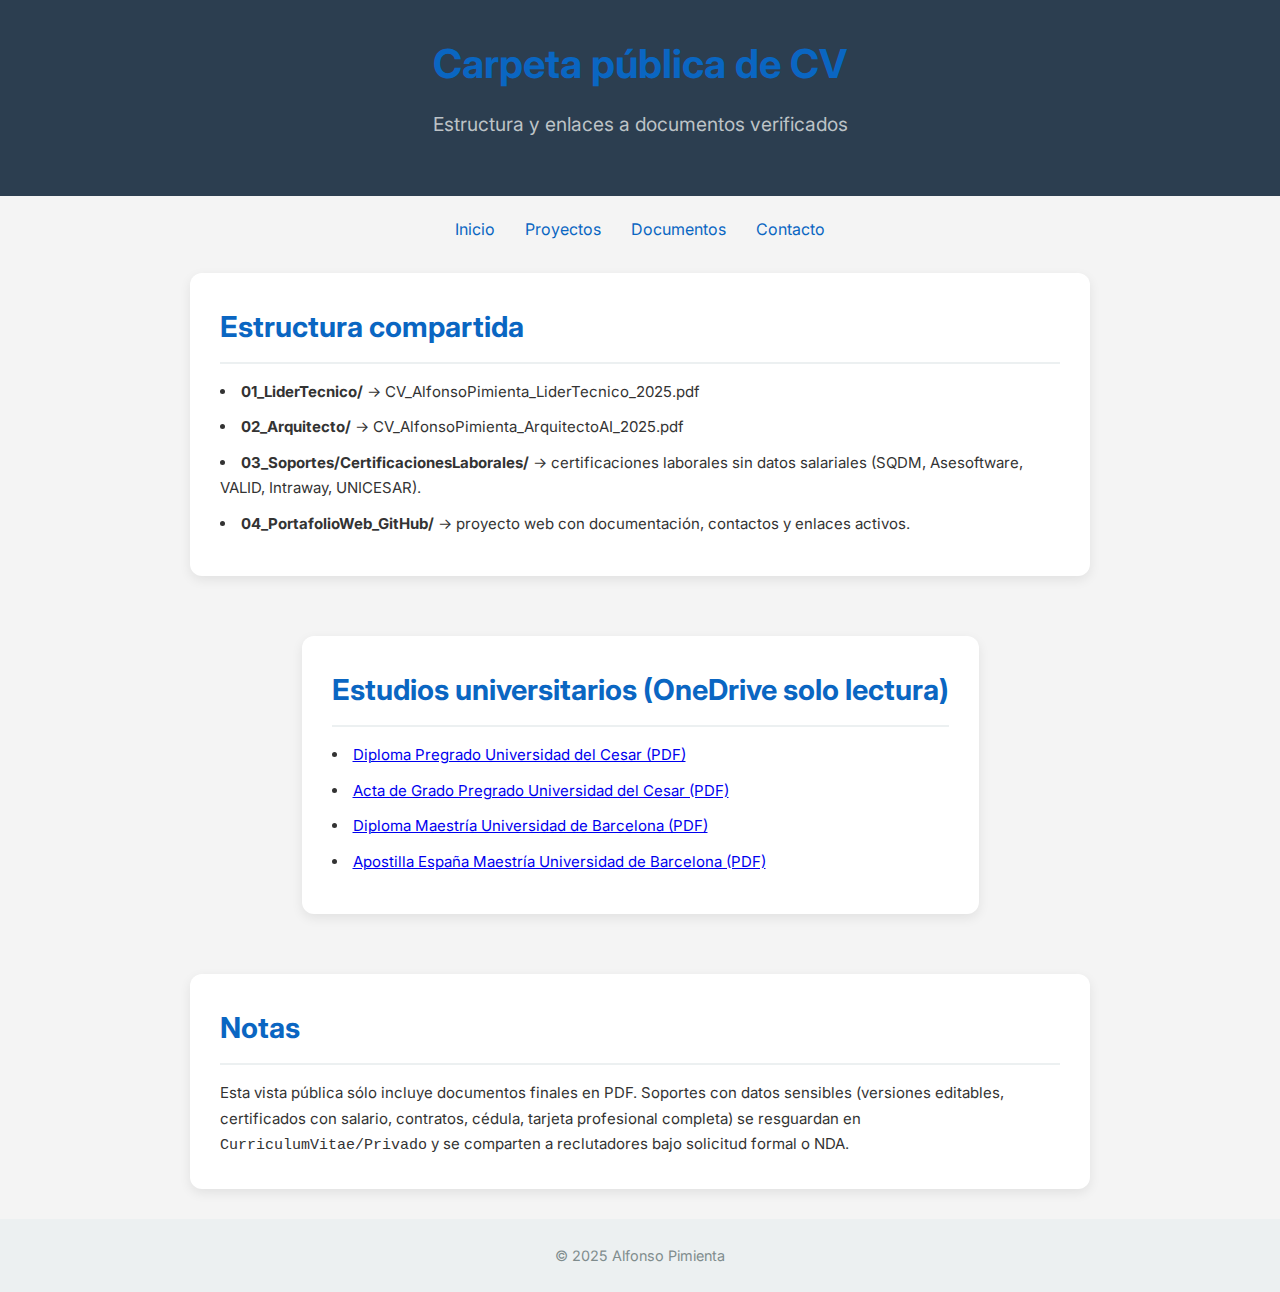
<file: public-readme.html>
﻿<!DOCTYPE html>
<html lang="es">
<head>
    <meta charset="UTF-8">
    <title>Carpeta pública de CV</title>
    <link rel="stylesheet" href="style.css">
</head>
<body>
    <header>
        <h1>Carpeta pública de CV</h1>
        <p>Estructura y enlaces a documentos verificados</p>
    </header>

    <nav>
        <a href="index.html">Inicio</a>
        <a href="projects.html">Proyectos</a>
        <a href="docs.html">Documentos</a>
        <a href="contact.html">Contacto</a>
    </nav>

    <section>
        <h2>Estructura compartida</h2>
        <ul>
            <li><strong>01_LiderTecnico/</strong> → CV_AlfonsoPimienta_LiderTecnico_2025.pdf</li>
            <li><strong>02_Arquitecto/</strong> → CV_AlfonsoPimienta_ArquitectoAI_2025.pdf</li>
            <li><strong>03_Soportes/CertificacionesLaborales/</strong> → certificaciones laborales sin datos salariales (SQDM, Asesoftware, VALID, Intraway, UNICESAR).</li>
            <li><strong>04_PortafolioWeb_GitHub/</strong> → proyecto web con documentación, contactos y enlaces activos.</li>
        </ul>
    </section>

    <section>
        <h2>Estudios universitarios (OneDrive solo lectura)</h2>
        <ul>
            <li><a href="https://1drv.ms/b/c/c927e1a38a6dc699/IQCZxm2Ko-EnIIDJjigFAAAAAWXxcpPaMUAGhmx8aFGSscY?e=bJCGK8" target="_blank">Diploma Pregrado Universidad del Cesar (PDF)</a></li>
            <li><a href="https://1drv.ms/b/c/c927e1a38a6dc699/IQCZxm2Ko-EnIIDJjSgFAAAAARuaWOUzIK8AlYsyOCDgh2Y?e=bOsVhv" target="_blank">Acta de Grado Pregrado Universidad del Cesar (PDF)</a></li>
            <li><a href="https://1drv.ms/b/c/c927e1a38a6dc699/IQCZxm2Ko-EnIIDJH9kRAAAAAdf64iWwVmdpUQoQJz4--Lk?e=SmgPjb" target="_blank">Diploma Maestría Universidad de Barcelona (PDF)</a></li>
            <li><a href="https://1drv.ms/b/c/c927e1a38a6dc699/IQCZxm2Ko-EnIIDJHdkRAAAAAUr9XflZI5MxfbpLFzgZSks?e=LMo1eK" target="_blank">Apostilla España Maestría Universidad de Barcelona (PDF)</a></li>
        </ul>
    </section>

    <section>
        <h2>Notas</h2>
        <p>Esta vista pública sólo incluye documentos finales en PDF. Soportes con datos sensibles (versiones editables, certificados con salario, contratos, cédula, tarjeta profesional completa) se resguardan en <code>CurriculumVitae/Privado</code> y se comparten a reclutadores bajo solicitud formal o NDA.</p>
    </section>

    <footer>
        <p>&copy; 2025 Alfonso Pimienta</p>
    </footer>
</body>
</html>
</file>
<file: style.css>
@import url('https://fonts.googleapis.com/css2?family=Inter:wght@400;700&display=swap');

:root {
    --linkedin-blue: #0A66C2;
    --section-border: #ecf0f1;
}

/* Reset básico y configuración global */
* {
    margin: 0;
    padding: 0;
    box-sizing: border-box;
}

body {
    font-family: 'Inter', sans-serif;
    line-height: 1.7;
    background: #f4f4f4;
    color: #333;
    font-size: 15px;
    margin: 0;        /* Añade esto */
    padding: 0;       /* Añade esto */
    min-height: 100vh;
    display: flex;
    flex-direction: column;
}

.page-content {
    flex: 1;
    width: 100%;
}

/* Header y Navegación integrados */
header {
    background: #2c3e50;
    color: white;
    padding: 30px 20px;
    text-align: center;
}

header h1 {
    font-size: 2.5rem;
    font-weight: 700;
    margin-bottom: 10px;
    color: var(--linkedin-blue);
}

.home-page header h1 {
    letter-spacing: 0.5px;
    text-shadow: 0 4px 12px rgba(10, 102, 194, 0.35);
    position: relative;
}

.home-page header h1::after {
    content: "";
    display: block;
    width: 160px;
    height: 4px;
    margin: 12px auto 0;
    border-radius: 999px;
    background: linear-gradient(90deg, #0a66c2, #5fb0ff);
}

header p {
    font-size: 1.2rem;
    color: #bdc3c7;
    margin-bottom: 25px;
}

/* Nav general (para el nav fuera del header) */
nav {
    display: flex;
    justify-content: flex-start;  /* Por defecto alineado a la izquierda */
    gap: 30px;
    background: transparent;
    max-width: 900px;
    margin: 30px 0;
    padding: 0;
}

/* Nav dentro del header - CENTRADO */
header nav {
    justify-content: center;  /* ✅ Centrado en el header */
    padding: 30px;
    margin: 0;  /* Sin márgenes extra */
    max-width: none;  /* Ocupa todo el ancho del header */
}

/* Nav fuera del header (body > nav o dentro de .page-content) - ALINEADO */
body > nav,
.page-content > nav {
    max-width: 900px;
    margin: 20px auto 0 auto;  /* Centrado horizontalmente pero con max-width */
    padding: 0;
    background: transparent;
}

/* Enlaces del nav */
nav a {
    color: var(--linkedin-blue);
    text-decoration: none;
    font-weight: 400;
    font-size: 1rem;
    transition: color 0.3s ease;
}

nav a:hover, nav a:focus {
    color: #1d4c9f;
}

/* Enlaces del nav dentro del header - BLANCOS */
header nav a {
    color: white;
}

header nav a:hover, header nav a:focus {
    color: #cbe4ff;
}

/* Estructura de Secciones */
section {
    max-width: 900px;
    margin: 30px auto;
    padding: 30px;
    background: white;
    border-radius: 12px;
    box-shadow: 0 4px 12px rgba(0, 0, 0, 0.08);
}

section h2 {
    margin-bottom: 15px;
    color: var(--linkedin-blue);
    font-size: 1.8rem;
    border-bottom: 2px solid var(--section-border);
    padding-bottom: 10px;
}

section ul {
    list-style-position: inside;
    padding-left: 0;
}

section li {
    margin-bottom: 10px;
}

.venture-grid {
    display: grid;
    grid-template-columns: repeat(auto-fit, minmax(260px, 1fr));
    gap: 20px;
    margin-top: 20px;
}

.venture-card {
    border: 1px solid var(--section-border);
    border-radius: 12px;
    padding: 20px;
    background: #ffffff;
    box-shadow: 0 8px 18px rgba(0, 0, 0, 0.06);
}

.venture-card h3 {
    color: var(--linkedin-blue);
    margin-bottom: 10px;
}

.venture-card p {
    margin-bottom: 12px;
}

.venture-card ul {
    padding-left: 18px;
}

.venture-card li {
    margin-bottom: 6px;
}

.venture-card a {
    color: var(--linkedin-blue);
    font-weight: 600;
    text-decoration: none;
}

.venture-card a:hover {
    text-decoration: underline;
}

.contact-section {
    margin-top: 10px;
}

.contact-container {
    display: grid;
    grid-template-columns: 1fr;
    gap: 40px;
}

@media (min-width: 768px) {
    .contact-container {
        grid-template-columns: 1fr 1.2fr;
        gap: 45px;
    }
}

.contact-info-list {
    display: flex;
    flex-direction: column;
    gap: 20px;
}

.info-card {
    background: white;
    padding: 20px;
    border-radius: 12px;
    border: 1px solid var(--section-border);
    display: flex;
    align-items: flex-start;
    gap: 15px;
    box-shadow: 0 4px 12px rgba(0, 0, 0, 0.05);
}

.info-card:hover {
    transform: translateY(-2px);
    box-shadow: 0 8px 18px rgba(0, 0, 0, 0.08);
}

.icon-box {
    background: rgba(10, 102, 194, 0.12);
    color: var(--linkedin-blue);
    width: 44px;
    height: 44px;
    border-radius: 10px;
    display: flex;
    align-items: center;
    justify-content: center;
    flex-shrink: 0;
}

.icon-box svg {
    width: 22px;
    height: 22px;
    fill: currentColor;
}

.info-content h3 {
    margin: 0 0 6px;
    font-size: 1rem;
    color: #2c3e50;
}

.info-content p,
.info-content a {
    font-size: 0.95rem;
    color: #4a5568;
    margin: 0;
    display: block;
    text-decoration: none;
    line-height: 1.5;
}

.info-content a {
    color: #4a5568;
}

.info-content a:hover,
.info-content a:focus {
    text-decoration: underline;
}

.info-note {
    margin-top: 4px;
    font-size: 0.85rem;
    opacity: 0.8;
    color: #4a5568;
}

.contact-playbook {
    background: white;
    padding: 30px;
    border-radius: 16px;
    border: 1px solid var(--section-border);
    box-shadow: 0 4px 20px rgba(0, 0, 0, 0.04);
}

.contact-playbook h3 {
    margin-bottom: 12px;
    color: var(--linkedin-blue);
    font-size: 1.4rem;
}

.playbook-intro {
    color: #52606d;
    margin-bottom: 20px;
}

.contact-cta-buttons {
    display: flex;
    flex-wrap: wrap;
    gap: 12px;
    margin-bottom: 20px;
}

.contact-cta-buttons .cta-button {
    flex: 1;
    min-width: 180px;
    text-align: center;
}

.cta-button {
    display: inline-block;
    padding: 12px 28px;
    border-radius: 999px;
    font-weight: 600;
    text-decoration: none;
    transition: transform 0.2s ease, box-shadow 0.2s ease;
}

.cta-button.primary {
    background: var(--linkedin-blue);
    color: white;
    box-shadow: 0 8px 18px rgba(10, 102, 194, 0.25);
}

.cta-button.secondary {
    border: 1px solid var(--linkedin-blue);
    color: var(--linkedin-blue);
    background: white;
}

.cta-button:hover {
    transform: translateY(-2px);
    box-shadow: 0 8px 18px rgba(0, 0, 0, 0.15);
}

.availability-note {
    background: #f3f6fb;
    border-radius: 12px;
    padding: 18px;
}

.availability-note h4 {
    margin: 0 0 10px;
    color: var(--linkedin-blue);
}

.availability-note ul {
    margin: 0;
    padding-left: 18px;
    color: #4a5568;
}

.availability-note li {
    margin-bottom: 6px;
    font-size: 0.95rem;
}

.contact-cta-block {
    margin-top: 20px;
    background: linear-gradient(135deg, #0a66c2, #4f9bff);
    color: white;
    border-radius: 16px;
    padding: 24px;
    text-align: left;
    box-shadow: 0 12px 24px rgba(10, 102, 194, 0.25);
}

.contact-cta-block h3 {
    margin: 0 0 12px;
    color: #fff;
}

.contact-cta-block p {
    margin-bottom: 18px;
    line-height: 1.6;
}

.contact-cta-block .cta-button {
    background: #fff;
    color: #0a66c2;
    box-shadow: none;
}

/* Sección "Sobre mí" */
#sobre-mi p {
    text-align: justify;
}

/* Sección de Experiencia Profesional */
#experiencia .experience-entry {
    display: flex;
    gap: 18px;
    align-items: flex-start;
    padding-top: 25px;
    border-top: 1px solid var(--section-border);
}

#experiencia .experience-entry:first-of-type {
    padding-top: 0;
    border-top: none;
}

.experience-logo {
    width: 70px;
    height: 70px;
    object-fit: contain;
    border-radius: 12px;
    border: 1px solid var(--section-border);
    padding: 6px;
    background: white;
}

.experience-entry h3 {
    color: var(--linkedin-blue);
    margin-top: 0;
    font-size: 1.2rem;
}

.experience-entry p {
    margin: 0;
    color: inherit;
}

/* Footer */
footer {
    text-align: center;
    padding: 25px;
    margin-top: auto;
    background: #ecf0f1;
    color: #7f8c8d;
    font-size: 0.9rem;
}
.muted-link {
    font-weight: 400;
}
</file>
